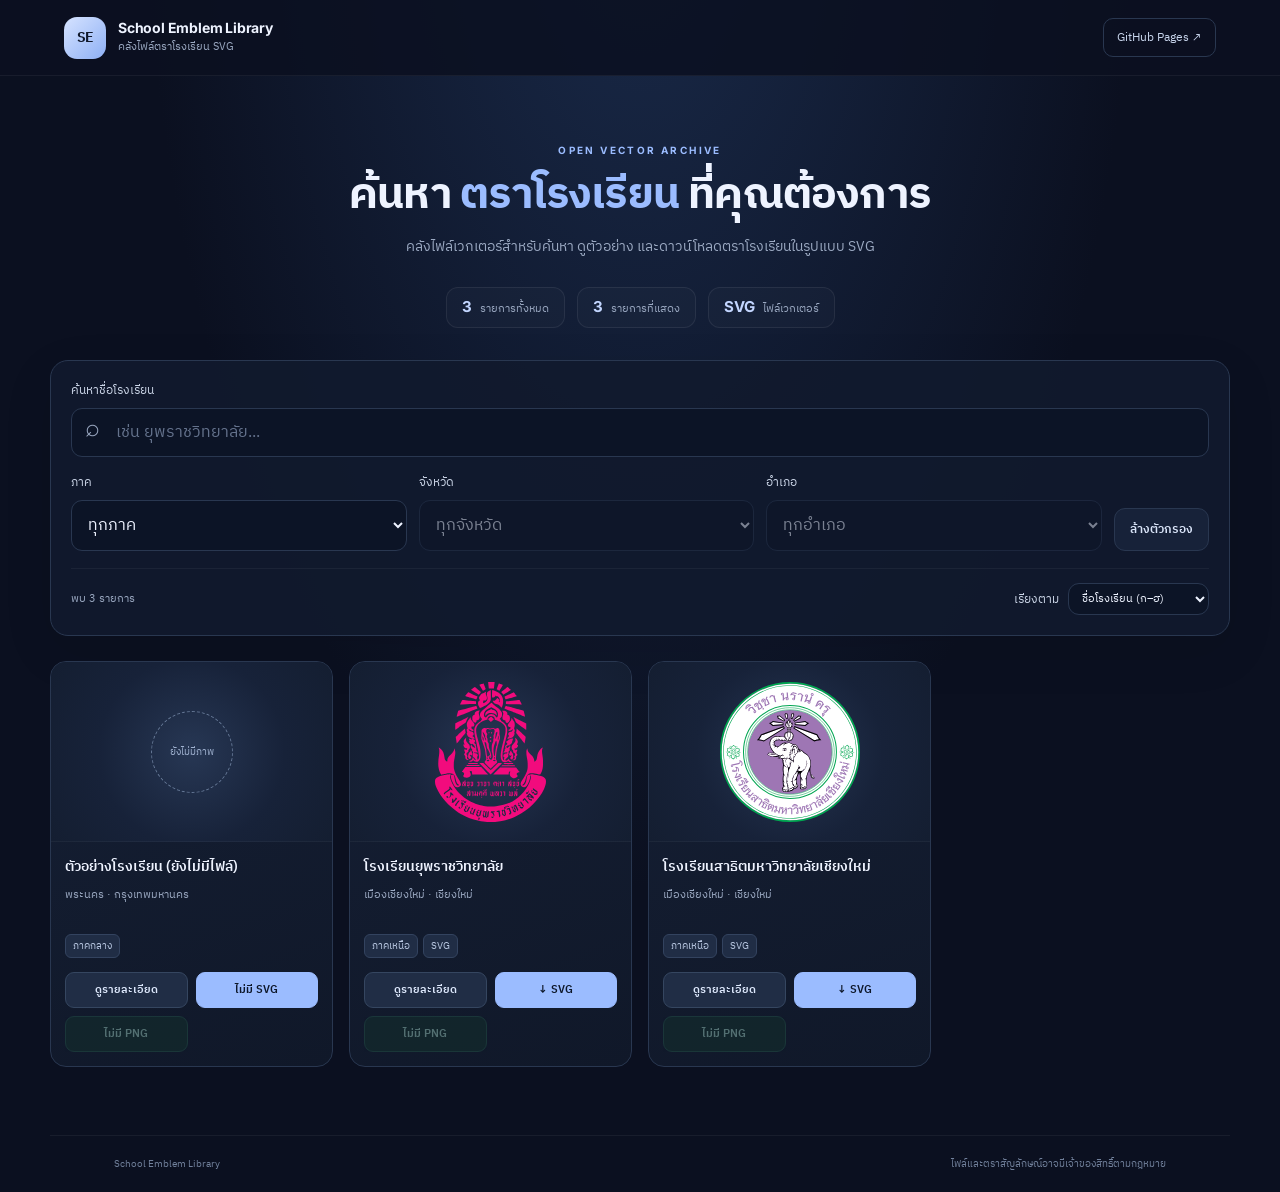
<file: index.html>
<!doctype html>
<html lang="th">
<head>
  <meta charset="utf-8">
  <meta name="viewport" content="width=device-width, initial-scale=1">
  <meta name="theme-color" content="#0b1020">
  <meta name="description" content="คลังดาวน์โหลดไฟล์ SVG ตราโรงเรียน ค้นหาและกรองตามภาค จังหวัด และอำเภอ">
  <title>School Emblem Library — คลังตราโรงเรียน SVG</title>
  <link rel="stylesheet" href="styles.css">
  <script src="app.js" defer></script>
</head>
<body>
  <header class="topbar">
    <a class="brand" href="./" aria-label="หน้าหลัก School Emblem Library">
      <span class="brand-mark" aria-hidden="true">SE</span>
      <span><strong>School Emblem Library</strong><small>คลังไฟล์ตราโรงเรียน SVG</small></span>
    </a>
    <a class="github-link" href="https://github.com/" target="_blank" rel="noreferrer">GitHub Pages ↗</a>
  </header>

  <main class="container">
    <section class="hero">
      <p class="eyebrow">OPEN VECTOR ARCHIVE</p>
      <h1>ค้นหา <span>ตราโรงเรียน</span> ที่คุณต้องการ</h1>
      <p class="hero-copy">คลังไฟล์เวกเตอร์สำหรับค้นหา ดูตัวอย่าง และดาวน์โหลดตราโรงเรียนในรูปแบบ SVG</p>
      <div class="stats" aria-live="polite">
        <div><strong id="total-count">0</strong><span>รายการทั้งหมด</span></div>
        <div><strong id="shown-count">0</strong><span>รายการที่แสดง</span></div>
        <div><strong>SVG</strong><span>ไฟล์เวกเตอร์</span></div>
      </div>
    </section>

    <section class="filters" aria-label="ค้นหาและกรองตราโรงเรียน">
      <div class="search-wrap">
        <label for="search-input">ค้นหาชื่อโรงเรียน</label>
        <div class="search-field">
          <span aria-hidden="true">⌕</span>
          <input id="search-input" type="search" placeholder="เช่น ยุพราชวิทยาลัย..." autocomplete="off">
          <button id="clear-search" class="clear-search" type="button" aria-label="ล้างคำค้นหา" hidden>×</button>
        </div>
      </div>
      <div class="filter-grid">
        <div class="field">
          <label for="region-filter">ภาค</label>
          <select id="region-filter"><option value="">ทุกภาค</option></select>
        </div>
        <div class="field">
          <label for="province-filter">จังหวัด</label>
          <select id="province-filter" disabled><option value="">ทุกจังหวัด</option></select>
        </div>
        <div class="field">
          <label for="district-filter">อำเภอ</label>
          <select id="district-filter" disabled><option value="">ทุกอำเภอ</option></select>
        </div>
        <button id="reset-filters" class="reset-button" type="button">ล้างตัวกรอง</button>
      </div>
      <div class="filter-foot">
        <span id="result-summary">กำลังโหลดข้อมูล…</span>
        <label class="sort-control" for="sort-filter">เรียงตาม
          <select id="sort-filter">
            <option value="name">ชื่อโรงเรียน (ก–ฮ)</option>
            <option value="province">จังหวัด</option>
            <option value="newest">เพิ่มล่าสุด</option>
          </select>
        </label>
      </div>
    </section>

    <section class="results-section">
      <div id="school-grid" class="school-grid" aria-live="polite"></div>
      <div id="empty-state" class="empty-state" hidden>
        <div class="empty-icon" aria-hidden="true">⌕</div>
        <h2>ไม่พบตราโรงเรียน</h2>
        <p>ลองเปลี่ยนคำค้นหาหรือเลือกตัวกรองอื่น</p>
        <button id="empty-reset" class="primary-button" type="button">แสดงทั้งหมด</button>
      </div>
      <div class="load-more-wrap"><button id="load-more" class="secondary-button" type="button" hidden>แสดงเพิ่มเติม</button></div>
    </section>

  <footer class="footer">
    <span>School Emblem Library</span>
    <span>ไฟล์และตราสัญลักษณ์อาจมีเจ้าของสิทธิ์ตามกฎหมาย</span>
  </footer>

  <dialog id="detail-dialog" class="detail-dialog">
    <form method="dialog"><button class="dialog-close" aria-label="ปิดหน้าต่าง">×</button></form>
    <div id="dialog-content"></div>
  </dialog>
</body>
</html>
</file>
<file: styles.css>
@import url('https://fonts.googleapis.com/css2?family=IBM+Plex+Sans+Thai:wght@400;500;600;700&family=Inter:wght@400;500;600;700&display=swap');

:root {
  color-scheme: dark;
  --bg: #0b1020;
  --surface: #111a2e;
  --surface-2: #172239;
  --surface-3: #202d47;
  --border: #293750;
  --text: #eef3ff;
  --muted: #9ba9c2;
  --accent: #9bbcff;
  --accent-strong: #c3d6ff;
  --success: #a7e3cb;
  --radius: 18px;
  font-family: "IBM Plex Sans Thai", Inter, system-ui, sans-serif;
}
* { box-sizing: border-box; }
body { margin: 0; min-height: 100vh; background: radial-gradient(ellipse at 50% -15%, #1a2b4b 0, var(--bg) 55%); color: var(--text); }
a { color: inherit; text-decoration: none; }
button, input, select { font: inherit; }
button, select { cursor: pointer; }
button:focus-visible, input:focus-visible, select:focus-visible, a:focus-visible { outline: 2px solid var(--accent); outline-offset: 3px; }
.topbar { height: 76px; padding: 0 clamp(18px, 5vw, 76px); display: flex; align-items: center; justify-content: space-between; border-bottom: 1px solid #ffffff0e; background: #0b1020d9; }
.brand { display: flex; gap: 12px; align-items: center; }
.brand-mark { display: grid; place-items: center; width: 42px; height: 42px; border-radius: 13px; color: #10182a; background: linear-gradient(135deg, #d6e3ff, #8eb0f5); font-size: 14px; font-weight: 800; letter-spacing: -1px; }
.brand strong, .brand small { display: block; }
.brand strong { font-family: Inter, sans-serif; font-size: 14px; letter-spacing: -.2px; }
.brand small { color: var(--muted); font-size: 11px; margin-top: 2px; }
.github-link { color: #c8d5ec; font-size: 12px; border: 1px solid var(--border); padding: 9px 13px; border-radius: 10px; }
.github-link:hover { background: var(--surface-2); }
.container { width: min(1180px, calc(100% - 36px)); margin: 0 auto; }
.hero { padding: 58px 0 32px; text-align: center; }
.eyebrow { color: var(--accent); font: 700 10px Inter, sans-serif; letter-spacing: 2.4px; }
h1 { margin: 12px 0 10px; font-size: clamp(27px, 4vw, 43px); line-height: 1.3; letter-spacing: -.8px; }
h1 span { color: var(--accent); }
.hero-copy { margin: 0 auto; max-width: 580px; color: var(--muted); font-size: 14px; line-height: 1.8; }
.stats { display: flex; justify-content: center; gap: 12px; margin-top: 28px; }
.stats div { display: flex; align-items: baseline; gap: 8px; padding: 9px 15px; border: 1px solid #ffffff12; background: #ffffff05; border-radius: 12px; }
.stats strong { font: 700 15px Inter, sans-serif; color: var(--accent-strong); }
.stats span { color: var(--muted); font-size: 11px; }
.filters { padding: 20px; background: #111a2ee8; border: 1px solid var(--border); border-radius: var(--radius); box-shadow: 0 16px 50px #00000018; }
label { display: block; color: #cbd5e7; font-size: 12px; margin-bottom: 8px; }
.search-wrap { max-width: 100%; }
.search-field { position: relative; }
.search-field > span { position: absolute; left: 14px; top: 8px; color: var(--muted); font-size: 25px; line-height: 1; }
input, select { width: 100%; color: var(--text); background: #0c1426; border: 1px solid var(--border); border-radius: 11px; min-height: 43px; padding: 10px 12px; }
.search-field input { padding-left: 44px; padding-right: 40px; }
input::placeholder { color: #65738d; }
input:hover, select:hover { border-color: #465a7c; }
.clear-search { position: absolute; right: 9px; top: 6px; border: 0; background: transparent; color: var(--muted); font-size: 22px; }
.filter-grid { display: grid; grid-template-columns: 1fr 1fr 1fr auto; gap: 12px; align-items: end; margin-top: 16px; }
.field select { padding-right: 28px; }
select:disabled { opacity: .48; cursor: not-allowed; }
.reset-button, .secondary-button, .primary-button { min-height: 43px; padding: 10px 15px; border-radius: 11px; border: 1px solid var(--border); color: #d9e4f8; background: var(--surface-2); font-size: 12px; font-weight: 600; }
.reset-button:hover, .secondary-button:hover { background: var(--surface-3); }
.filter-foot { display: flex; justify-content: space-between; align-items: center; gap: 12px; border-top: 1px solid #ffffff0c; margin-top: 17px; padding-top: 14px; color: var(--muted); font-size: 11px; }
.sort-control { display: flex; align-items: center; gap: 9px; margin: 0; white-space: nowrap; }
.sort-control select { width: auto; min-height: 32px; padding: 5px 28px 5px 9px; font-size: 11px; }
.results-section { padding: 25px 0 8px; }
.school-grid { display: grid; grid-template-columns: repeat(4, minmax(0, 1fr)); gap: 16px; }
.school-card { min-width: 0; overflow: hidden; background: linear-gradient(160deg, #151f34, #101829); border: 1px solid var(--border); border-radius: 16px; transition: transform .18s ease, border-color .18s ease, box-shadow .18s ease; }
.school-card:hover { transform: translateY(-3px); border-color: #526a93; box-shadow: 0 12px 30px #00000024; }
.emblem-preview { 
  height: 180px; 
  display: grid; 
  place-items: center; 
  padding: 15px; /* ลด padding ลงนิดนึงเผื่อพื้นที่ให้รูป */
  background: radial-gradient(circle, #273754 0, #172239 56%, #141e31 100%); 
  border-bottom: 1px solid #ffffff0a; 
}
.emblem-preview img { 
  display: block; 
  max-width: 100%; 
  max-height: 140px; /* บังคับความสูงสูงสุดของรูปให้อยู่ในกรอบ 140px (จากช่อง 180px) */
  width: auto;       /* ให้ความกว้างปรับตามสัดส่วนจริงรูป จะได้ไม่ยืดไม่เบี้ยว */
  height: auto;      /* ให้ความสูงปรับตามสัดส่วนจริง */
  object-fit: contain; 
}
.emblem-fallback { width: 82px; height: 82px; border: 1px dashed #657896; border-radius: 50%; display: grid; place-items: center; color: #9fb1cf; font-size: 10px; text-align: center; }
.card-body { padding: 14px; }
.school-name { font-size: 14px; font-weight: 600; line-height: 1.55; margin: 0 0 8px; overflow-wrap: anywhere; }
.location { color: var(--muted); font-size: 11px; line-height: 1.7; min-height: 38px; }
.tag-row { display: flex; flex-wrap: wrap; gap: 5px; margin-top: 10px; }
.tag { border: 1px solid #33435f; background: #202d45; color: #b9c8e2; border-radius: 6px; padding: 3px 7px; font-size: 10px; }
.card-actions { display: grid; grid-template-columns: 1fr 1fr; gap: 8px; padding: 0 14px 14px; }
.card-actions a, .card-actions button { display: inline-flex; align-items: center; justify-content: center; min-height: 36px; border-radius: 9px; font-size: 11px; font-weight: 600; }
.preview-button { background: #202d45; border: 1px solid #354660; color: #dce7fb; }
.download-button { background: var(--accent); color: #0d1729; border: 1px solid var(--accent); }
.preview-button:hover { background: #2b3b58; }
.download-button:hover { background: #c0d4ff; }
.empty-state { text-align: center; padding: 70px 15px; color: var(--muted); }
.empty-state h2 { color: var(--text); font-size: 20px; margin: 12px 0 4px; }
.empty-state p { font-size: 13px; }
.empty-icon { font-size: 42px; color: var(--accent); }
.primary-button { background: var(--accent); color: #10182a; border-color: var(--accent); }
.load-more-wrap { display: flex; justify-content: center; padding: 25px 0 35px; }
.contribute { display: flex; align-items: center; gap: 15px; padding: 20px; margin: 8px 0 45px; background: #121d30; border: 1px solid var(--border); border-radius: 16px; }
.contribute-icon { flex: 0 0 40px; height: 40px; display: grid; place-items: center; border-radius: 12px; background: #273854; color: var(--accent); font-size: 24px; }
.contribute div:nth-child(2) { flex: 1; }
.contribute h2 { margin: 0 0 3px; font-size: 14px; }
.contribute p { margin: 0; color: var(--muted); font-size: 11px; line-height: 1.7; }
code { color: #c5d7ff; background: #0b1425; padding: 2px 5px; border-radius: 5px; }
.footer { display: flex; justify-content: space-between; gap: 16px; padding: 20px clamp(18px, 5vw, 76px); border-top: 1px solid #ffffff0e; color: #71809b; font-size: 10px; }
.detail-dialog { width: min(600px, calc(100% - 28px)); padding: 0; border: 1px solid var(--border); border-radius: 18px; color: var(--text); background: #111a2e; box-shadow: 0 25px 100px #0009; }
.detail-dialog::backdrop { background: #050916cc; backdrop-filter: blur(5px); }
.dialog-close { display: block; margin: 12px 12px 0 auto; width: 34px; height: 34px; border-radius: 9px; border: 1px solid var(--border); background: var(--surface-2); color: var(--text); font-size: 21px; }
.dialog-inner { padding: 0 25px 25px; }
.dialog-image { 
  height: 280px; 
  display: grid; 
  place-items: center; 
  padding: 20px; 
  background: #172239; 
  border-radius: 12px; 
  overflow: hidden; /* เพิ่มบรรทัดนี้ไว้กันเหนียว เหมือนหน้าแรก */
}
.dialog-image img { 
  max-width: 100%; 
  max-height: 220px; /* จำกัดความสูงของรูปใน Dialog ไม่ให้เกิน 220px (จากช่อง 280px) */
  width: auto;       /* ให้ปรับสัดส่วนออโต้ ไม่ให้รูปยืดเบี้ยว */
  height: auto;      /* ให้ปรับสัดส่วนออโต้ */
  object-fit: contain; 
}
.dialog-inner h2 { font-size: 20px; line-height: 1.5; }
.dialog-inner p { color: var(--muted); font-size: 13px; }
.dialog-download { display: inline-flex; padding: 10px 16px; border-radius: 9px; background: var(--accent); color: #10182a; font-size: 12px; font-weight: 700; }
[hidden] { display: none !important; }
@media (max-width: 980px) { .school-grid { grid-template-columns: repeat(3, minmax(0, 1fr)); } .emblem-preview { height: 165px; } }
@media (max-width: 720px) { .hero { padding-top: 40px; } .filter-grid { grid-template-columns: 1fr 1fr; } .reset-button { width: 100%; } .school-grid { grid-template-columns: repeat(2, minmax(0, 1fr)); gap: 12px; } .emblem-preview { height: 145px; padding: 15px; } .card-body { padding: 11px; } .card-actions { padding: 0 11px 11px; } .contribute { align-items: flex-start; flex-wrap: wrap; } .contribute .secondary-button { margin-left: 55px; } }
@media (max-width: 430px) { .topbar { height: 66px; } .brand strong { font-size: 12px; } .brand-mark { width: 36px; height: 36px; } .github-link { font-size: 10px; padding: 8px; } .container { width: calc(100% - 24px); } .stats { gap: 5px; } .stats div { padding: 8px; gap: 5px; flex-direction: column; align-items: center; } .stats span { font-size: 9px; } .filter-grid { grid-template-columns: 1fr; gap: 10px; } .filter-foot { align-items: flex-start; flex-direction: column; } .sort-control { width: 100%; justify-content: space-between; } .sort-control select { flex: 1; max-width: 190px; } .school-name { font-size: 12px; } .location { font-size: 10px; } .card-actions { grid-template-columns: 1fr; } .card-actions a, .card-actions button { min-height: 34px; } .footer { flex-direction: column; } }
@media (prefers-reduced-motion: reduce) { *, *::before, *::after { transition: none !important; scroll-behavior: auto !important; } }

/* ปุ่มดาวน์โหลด PNG HD */
.png-button {
  display: inline-flex;
  align-items: center;
  justify-content: center;
  min-height: 36px;
  padding: 0 12px;
  border-radius: 9px;
  font-size: 11px;
  font-weight: 600;
  background: #15382f;
  color: #b6f1dc;
  border: 1px solid #28614f;
}

.png-button:hover:not(:disabled) {
  background: #1e4b3e;
}

.png-button:disabled {
  opacity: 0.4;
  cursor: not-allowed;
}

/* ปุ่มดาวน์โหลดในหน้ารายละเอียด */
.detail-downloads {
  display: flex;
  flex-wrap: wrap;
  gap: 10px;
  margin-top: 16px;
}

.png-download {
  display: inline-flex;
  align-items: center;
  justify-content: center;
  min-height: 36px;
  padding: 0 16px;
  border-radius: 9px;
  font-size: 12px;
  font-weight: 700;
  background: #15382f;
  color: #b6f1dc;
  border: 1px solid #28614f;
}

.png-download:hover {
  background: #1e4b3e;
}
</file>
